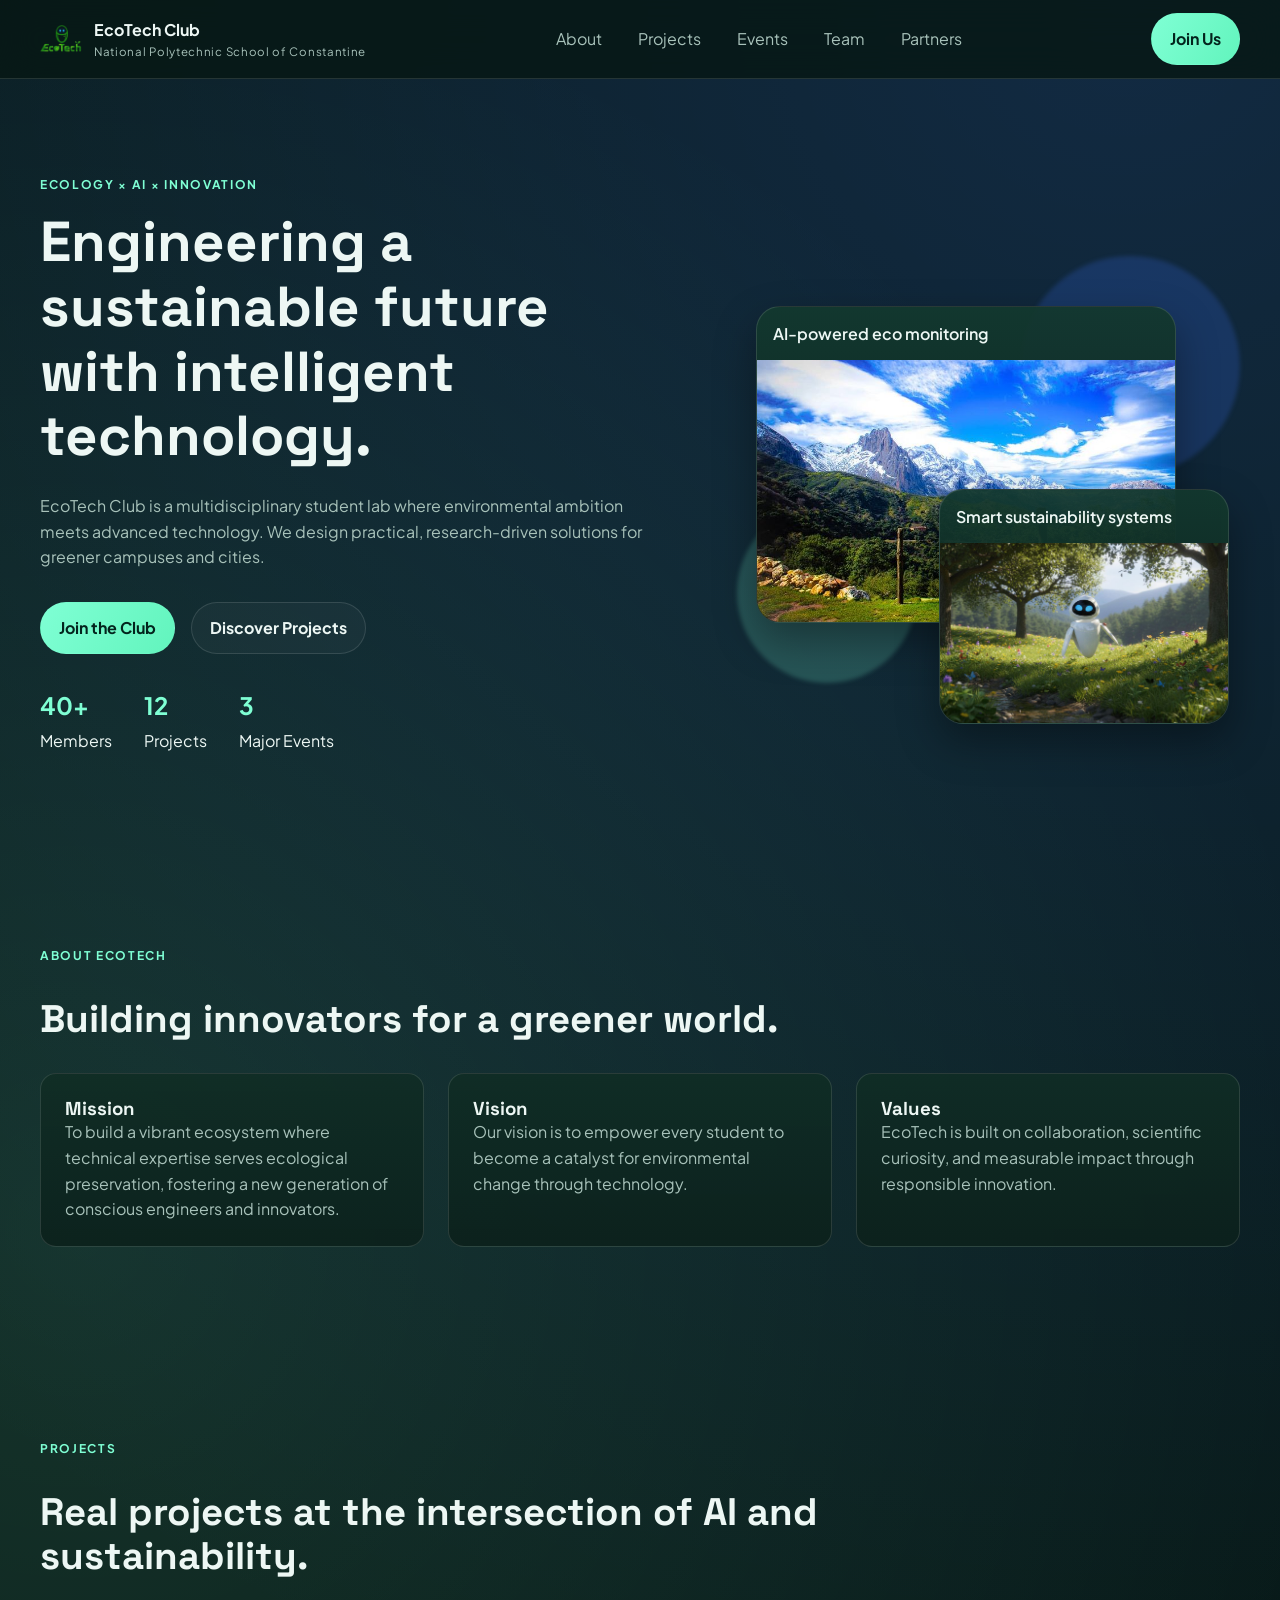
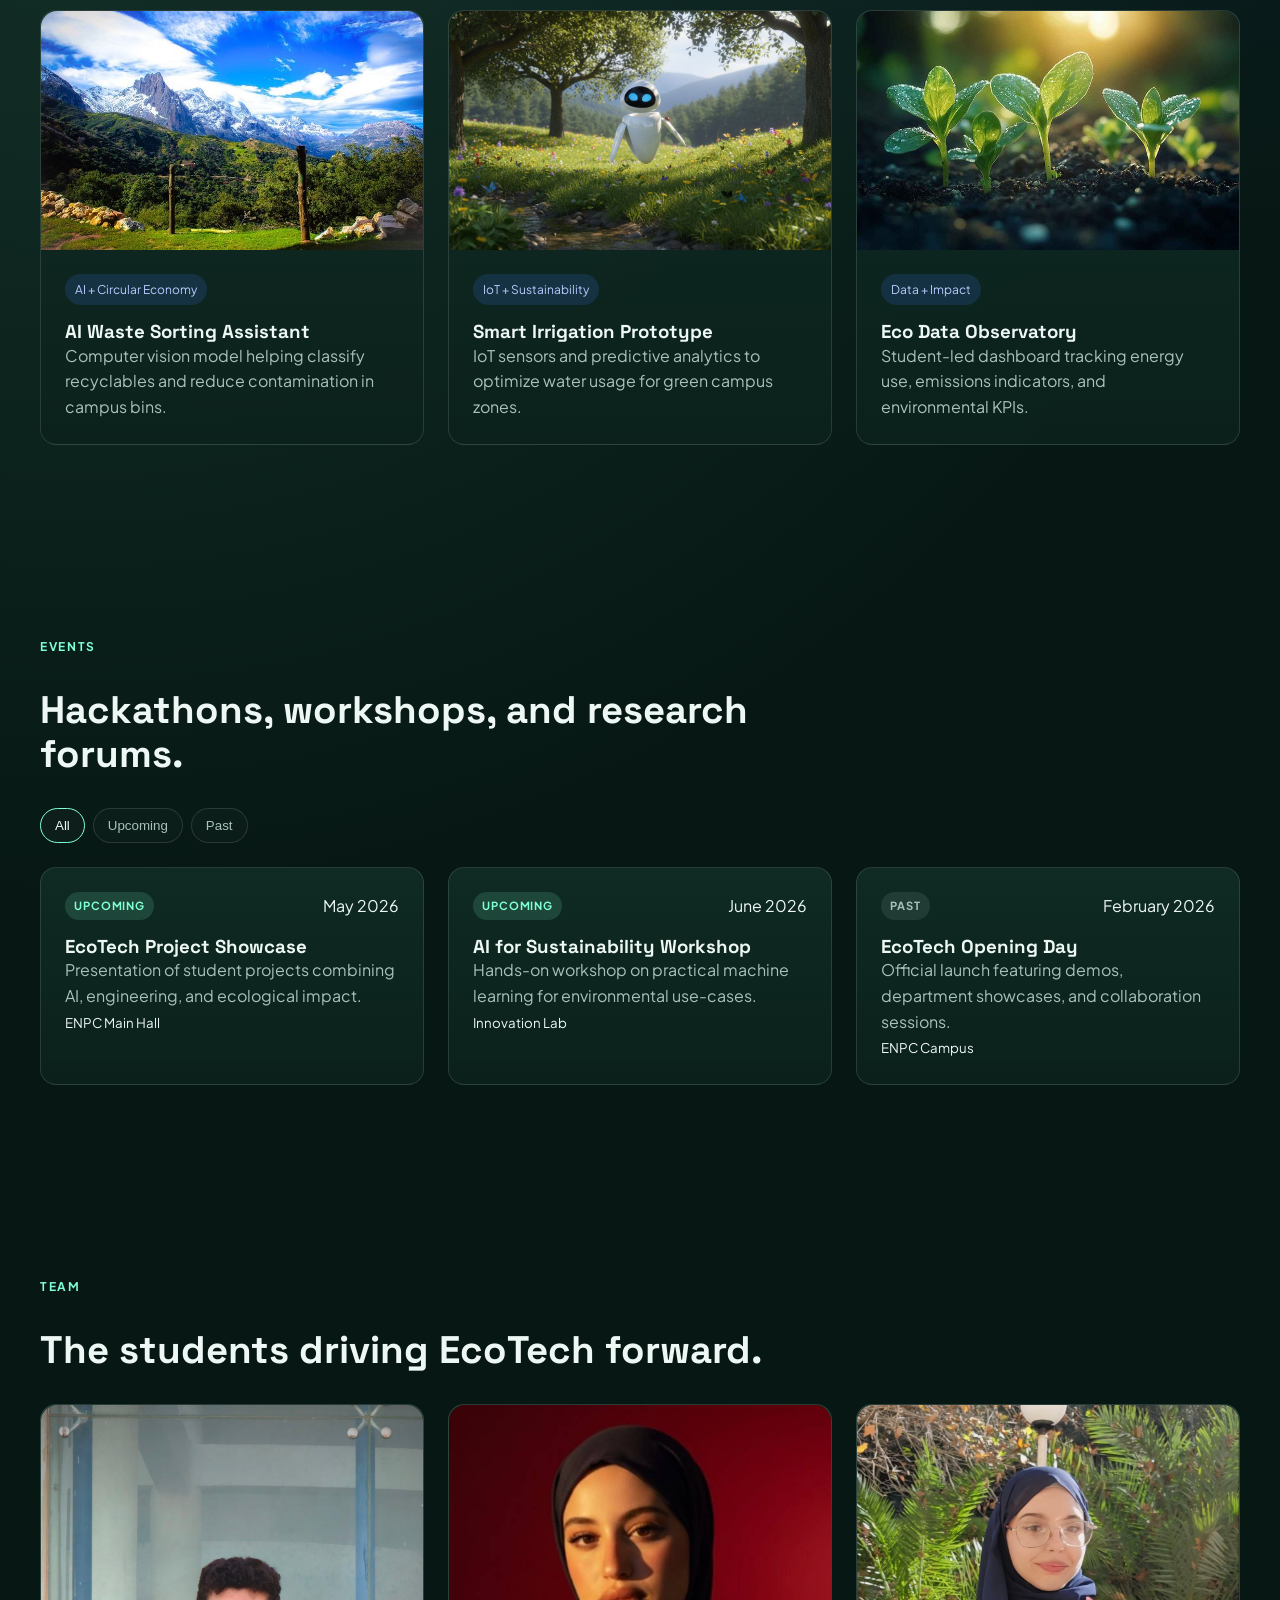
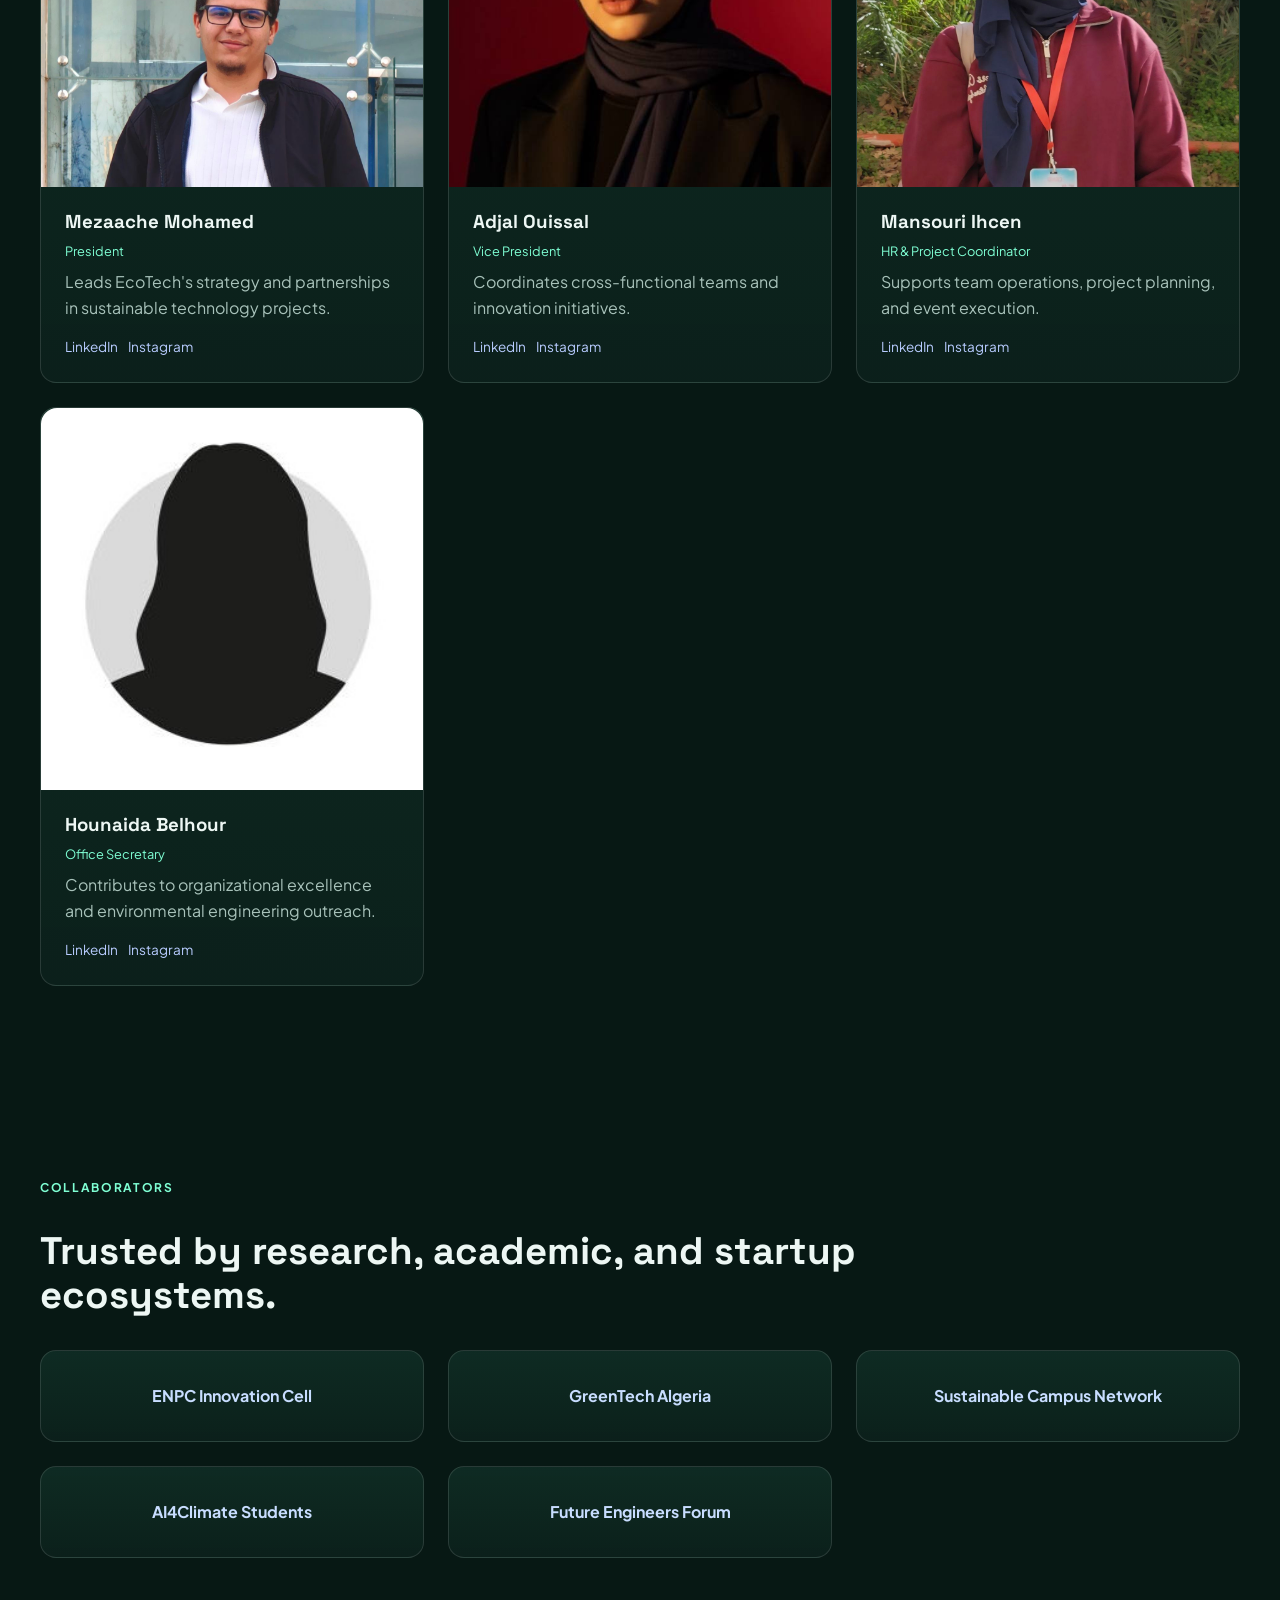
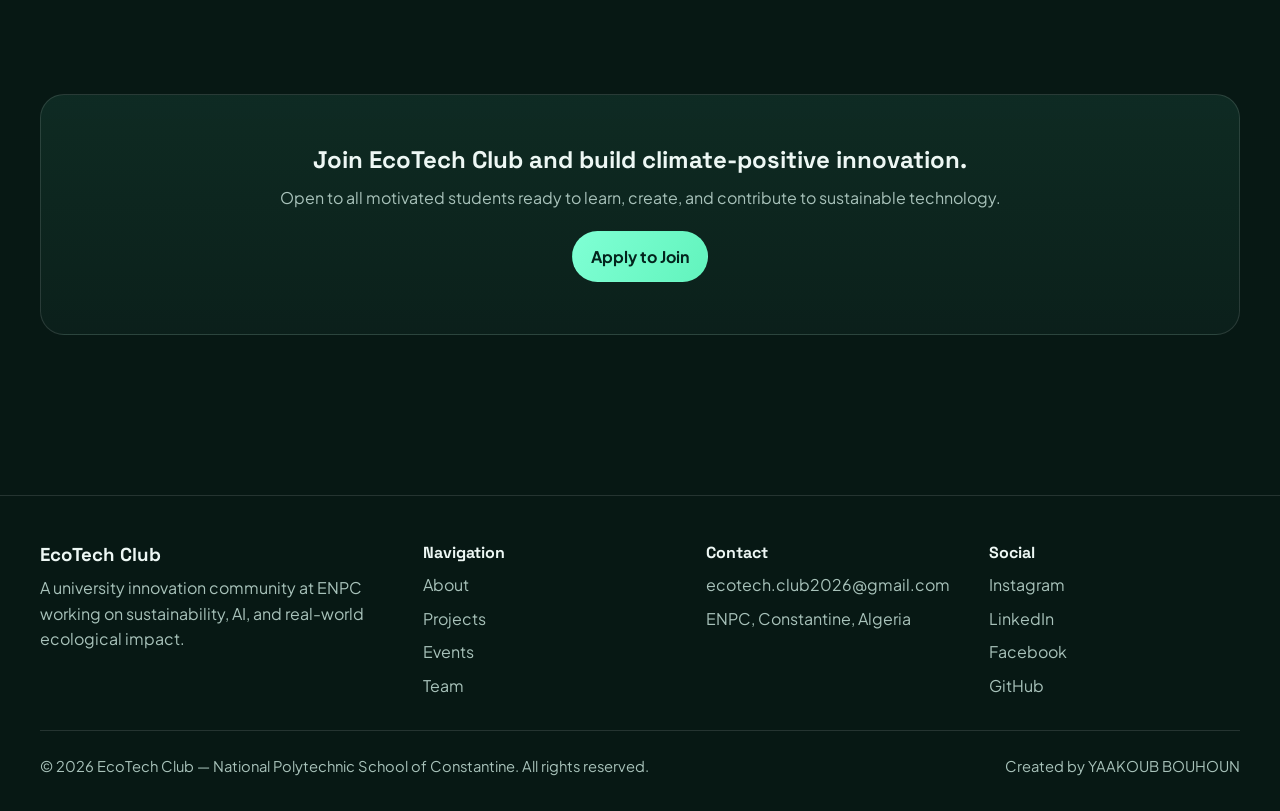
<file: files (3)/index.html>
<!DOCTYPE html>
<html lang="en">
<head>
  <meta charset="UTF-8" />
  <meta name="viewport" content="width=device-width, initial-scale=1.0" />
  <title>EcoTech Club — Ecology × AI × Innovation</title>
  <meta name="description" content="EcoTech Club is a multidisciplinary university community building AI-powered solutions for sustainability through projects, hackathons, and research." />
  <meta name="theme-color" content="#071814" />

  <link rel="preconnect" href="https://fonts.googleapis.com" />
  <link rel="preconnect" href="https://fonts.gstatic.com" crossorigin />
  <link href="https://fonts.googleapis.com/css2?family=Plus+Jakarta+Sans:wght@400;500;600;700;800&family=Space+Grotesk:wght@500;700&display=swap" rel="stylesheet" />

  <link rel="stylesheet" href="style.css" />
  <script src="config.js"></script>
</head>
<body>
  <a href="#main-content" class="skip-link">Skip to main content</a>

  <header class="site-header" id="top">
    <nav class="navbar container" aria-label="Main navigation">
      <a class="brand" href="#top" aria-label="EcoTech Club home">
        <img src="media/club/logo of the web site.png" alt="EcoTech Club logo" data-config="global.logo" />
        <span>
          <strong class="brand-name">EcoTech Club</strong>
          <small class="brand-sub">National Polytechnic School of Constantine</small>
        </span>
      </a>

      <button class="menu-toggle" id="menuToggle" aria-controls="mobileMenu" aria-expanded="false" aria-label="Open menu">
        <span></span><span></span><span></span>
      </button>

      <ul class="nav-links">
        <li><a href="#about">About</a></li>
        <li><a href="#projects">Projects</a></li>
        <li><a href="#events">Events</a></li>
        <li><a href="#team">Team</a></li>
        <li><a href="#partners">Partners</a></li>
      </ul>

      <a href="#join" class="btn btn-primary">Join Us</a>
    </nav>

    <div class="mobile-menu" id="mobileMenu">
      <a href="#about">About</a>
      <a href="#projects">Projects</a>
      <a href="#events">Events</a>
      <a href="#team">Team</a>
      <a href="#partners">Partners</a>
      <a href="#join" class="btn btn-primary">Join Us</a>
    </div>
  </header>

  <main id="main-content">
    <section class="hero section">
      <div class="container hero-grid">
        <div class="hero-copy reveal">
          <p class="eyebrow">Ecology × AI × Innovation</p>
          <h1 data-config="home.hero.title">Engineering a sustainable future with intelligent technology.</h1>
          <p class="hero-description" data-config="home.hero.description">
            EcoTech Club is a multidisciplinary student lab where environmental ambition meets advanced technology.
          </p>
          <div class="hero-cta">
            <a href="#join" class="btn btn-primary" data-config="home.hero.primaryCTA.label">Join the Club</a>
            <a href="#projects" class="btn btn-ghost" data-config="home.hero.secondaryCTA.label">Discover Projects</a>
          </div>
          <ul class="hero-metrics">
            <li><strong>40+</strong><span>Members</span></li>
            <li><strong>12</strong><span>Projects</span></li>
            <li><strong>3</strong><span>Major Events</span></li>
          </ul>
        </div>
        <div class="hero-visual reveal-right" aria-hidden="true">
          <div class="orb orb-a"></div>
          <div class="orb orb-b"></div>
          <div class="visual-card">
            <p>AI-powered eco monitoring</p>
            <img src="media/club/heroImage.jpg" alt="Students working on EcoTech project" />
          </div>
          <div class="visual-card small">
            <p>Smart sustainability systems</p>
            <img src="media/club/heroImage2.jpg" alt="EcoTech sustainability workshop" />
          </div>
        </div>
      </div>
    </section>

    <section class="section" id="about">
      <div class="container">
        <div class="section-head reveal">
          <p class="eyebrow">About EcoTech</p>
          <h2>Building innovators for a greener world.</h2>
        </div>
        <div class="about-grid">
          <article class="glass-card reveal">
            <h3>Mission</h3>
            <p data-config="home.visionMission.missionText">To build a vibrant ecosystem where technical expertise serves ecological preservation.</p>
          </article>
          <article class="glass-card reveal delay-1">
            <h3>Vision</h3>
            <p data-config="home.visionMission.quote">Empower every student to become a catalyst for environmental change through technology.</p>
          </article>
          <article class="glass-card reveal delay-2">
            <h3>Values</h3>
            <p data-config="home.visionMission.valuesText">We are grounded in collaboration, innovation, and measurable impact for society and planet.</p>
          </article>
        </div>
      </div>
    </section>

    <section class="section" id="projects">
      <div class="container">
        <div class="section-head reveal">
          <p class="eyebrow">Projects</p>
          <h2>Real projects at the intersection of AI and sustainability.</h2>
        </div>
        <div class="projects-grid" id="projectsGrid">
          <!-- Rendered from config.js -->
        </div>
      </div>
    </section>

    <section class="section" id="events">
      <div class="container">
        <div class="section-head reveal">
          <p class="eyebrow">Events</p>
          <h2>Hackathons, workshops, and research forums.</h2>
        </div>
        <div class="event-filters reveal">
          <button class="filter-btn active" data-filter="all">All</button>
          <button class="filter-btn" data-filter="upcoming">Upcoming</button>
          <button class="filter-btn" data-filter="past">Past</button>
        </div>
        <div class="events-grid" id="eventsGrid">
          <!-- Rendered from config.js -->
        </div>
      </div>
    </section>

    <section class="section" id="team">
      <div class="container">
        <div class="section-head reveal">
          <p class="eyebrow">Team</p>
          <h2>The students driving EcoTech forward.</h2>
        </div>
        <div class="team-grid" id="teamGrid">
          <!-- Rendered from config.js -->
        </div>
      </div>
    </section>

    <section class="section" id="partners">
      <div class="container">
        <div class="section-head reveal">
          <p class="eyebrow">Collaborators</p>
          <h2>Trusted by research, academic, and startup ecosystems.</h2>
        </div>
        <div class="partners-grid" id="partnersGrid">
          <!-- Rendered from config.js -->
        </div>
      </div>
    </section>

    <section class="section cta-section" id="join">
      <div class="container cta-box reveal">
        <h2>Join EcoTech Club and build climate-positive innovation.</h2>
        <p>Open to all motivated students ready to learn, create, and contribute to sustainable technology.</p>
        <a href="join.html" class="btn btn-primary">Apply to Join</a>
      </div>
    </section>
  </main>

  <footer class="site-footer">
    <div class="container footer-grid">
      <div>
        <h3>EcoTech Club</h3>
        <p class="footer-text">A university innovation community at ENPC working on sustainability, AI, and real-world ecological impact.</p>
      </div>
      <div>
        <h4>Navigation</h4>
        <ul>
          <li><a href="#about">About</a></li>
          <li><a href="#projects">Projects</a></li>
          <li><a href="#events">Events</a></li>
          <li><a href="#team">Team</a></li>
        </ul>
      </div>
      <div>
        <h4>Contact</h4>
        <ul>
          <li><a href="mailto:ecotech.club2026@gmail.com" data-config="global.contactEmail">ecotech.club2026@gmail.com</a></li>
          <li><span data-config="global.location">ENPC, Constantine, Algeria</span></li>
        </ul>
      </div>
      <div>
        <h4>Social</h4>
        <ul>
          <li><a class="instagram-link" href="#" target="_blank" rel="noopener noreferrer">Instagram</a></li>
          <li><a class="linkedin-link" href="#" target="_blank" rel="noopener noreferrer">LinkedIn</a></li>
          <li><a class="facebook-link" href="#" target="_blank" rel="noopener noreferrer">Facebook</a></li>
          <li><a class="github-link" href="#" target="_blank" rel="noopener noreferrer">GitHub</a></li>
        </ul>
      </div>
    </div>
    <div class="container footer-bottom">
      <span data-config="global.footer.copyright">© 2026 EcoTech Club — All rights reserved.</span>
      <span data-config="global.footer.credits">Created by YAAKOUB BOUHOUN</span>
    </div>
  </footer>

  <button class="back-to-top" aria-label="Back to top">↑</button>

  <script src="script.js"></script>
</body>
</html>
</file>
<file: files (3)/style.css>
:root {
  --bg: #071814;
  --bg-soft: #0c231d;
  --surface: #102d25;
  --surface-2: #13382e;
  --primary: #1a7f64;
  --secondary: #3e74ff;
  --accent: #7fffd4;
  --text: #edf7f4;
  --muted: #a8c2ba;
  --border: rgba(255, 255, 255, 0.12);
  --radius: 16px;
  --radius-lg: 24px;
  --space-1: 8px;
  --space-2: 16px;
  --space-3: 24px;
  --space-4: 32px;
  --space-5: 48px;
  --space-6: 64px;
  --shadow: 0 18px 40px rgba(0, 0, 0, 0.35);
}

* { box-sizing: border-box; }
html { scroll-behavior: smooth; }
body {
  margin: 0;
  font-family: 'Plus Jakarta Sans', system-ui, sans-serif;
  color: var(--text);
  background:
    radial-gradient(circle at 88% 0%, rgba(62, 116, 255, 0.2), transparent 32%),
    radial-gradient(circle at 6% 22%, rgba(127, 255, 212, 0.12), transparent 28%),
    var(--bg);
  line-height: 1.6;
}

img { display: block; max-width: 100%; }
a { color: inherit; text-decoration: none; }

.container {
  width: min(1200px, calc(100% - 48px));
  margin-inline: auto;
}

.section { padding: 96px 0; }
.eyebrow {
  text-transform: uppercase;
  letter-spacing: 0.14em;
  font-size: 0.75rem;
  color: var(--accent);
  margin-bottom: var(--space-2);
  font-weight: 700;
}

h1, h2, h3, h4 { line-height: 1.15; margin: 0; font-family: 'Space Grotesk', sans-serif; }
p { margin: 0; color: var(--muted); }

.skip-link {
  position: absolute;
  top: -100px;
  left: var(--space-2);
  background: var(--accent);
  color: #07231d;
  padding: 10px 14px;
  border-radius: 8px;
  z-index: 2000;
}
.skip-link:focus { top: 12px; }

.site-header {
  position: sticky;
  top: 0;
  z-index: 1000;
  backdrop-filter: blur(18px);
  background: rgba(7, 24, 20, 0.82);
  border-bottom: 1px solid var(--border);
}

.navbar {
  display: flex;
  align-items: center;
  min-height: 78px;
  gap: var(--space-3);
}

.brand {
  display: flex;
  align-items: center;
  gap: 12px;
}
.brand img { width: 42px; height: 42px; object-fit: contain; }
.brand-name { display: block; font-size: 1rem; }
.brand-sub { display: block; color: var(--muted); font-size: 0.72rem; letter-spacing: 0.06em; }

.nav-links {
  display: flex;
  align-items: center;
  list-style: none;
  gap: var(--space-1);
  margin: 0 auto;
  padding: 0;
}
.nav-links a {
  padding: 8px 14px;
  border-radius: 999px;
  color: var(--muted);
  transition: 0.25s ease;
}
.nav-links a:hover,
.nav-links a:focus-visible {
  background: rgba(127, 255, 212, 0.12);
  color: var(--text);
}

.btn {
  display: inline-flex;
  align-items: center;
  justify-content: center;
  padding: 12px 18px;
  border-radius: 999px;
  font-weight: 700;
  transition: 0.25s ease;
  border: 1px solid transparent;
}
.btn-primary {
  background: linear-gradient(120deg, var(--accent), #62f4bd);
  color: #03241d;
}
.btn-primary:hover,
.btn-primary:focus-visible {
  transform: translateY(-1px);
  box-shadow: 0 8px 24px rgba(127, 255, 212, 0.35);
}
.btn-ghost {
  border-color: var(--border);
  color: var(--text);
  background: rgba(255, 255, 255, 0.03);
}
.btn-ghost:hover,
.btn-ghost:focus-visible {
  border-color: var(--accent);
  color: var(--accent);
}

.menu-toggle {
  display: none;
  background: transparent;
  border: 0;
  padding: 4px;
}
.menu-toggle span {
  display: block;
  width: 22px;
  height: 2px;
  background: var(--text);
  margin: 5px 0;
}
.mobile-menu {
  display: none;
  flex-direction: column;
  gap: 16px;
  padding: 20px 24px 24px;
  border-top: 1px solid var(--border);
}
.mobile-menu.open { display: flex; }

.hero-grid {
  display: grid;
  grid-template-columns: 1.05fr 0.95fr;
  gap: var(--space-5);
  align-items: center;
}
.hero-copy h1 { font-size: clamp(2rem, 4.4vw, 4.4rem); margin-bottom: var(--space-3); }
.hero-description { max-width: 62ch; }
.hero-cta {
  margin-top: var(--space-4);
  display: flex;
  gap: var(--space-2);
  flex-wrap: wrap;
}
.hero-metrics {
  list-style: none;
  margin: var(--space-4) 0 0;
  padding: 0;
  display: flex;
  gap: var(--space-4);
}
.hero-metrics li { display: grid; gap: 4px; }
.hero-metrics strong { font-size: 1.5rem; color: var(--accent); }

.hero-visual {
  position: relative;
  min-height: 520px;
  display: grid;
  place-items: center;
}
.orb {
  position: absolute;
  border-radius: 999px;
  filter: blur(2px);
}
.orb-a { width: 220px; height: 220px; background: rgba(62, 116, 255, 0.2); top: 10%; right: 0; }
.orb-b { width: 180px; height: 180px; background: rgba(127, 255, 212, 0.2); bottom: 8%; left: 8%; }
.visual-card {
  position: absolute;
  width: min(420px, 88%);
  border: 1px solid var(--border);
  border-radius: var(--radius-lg);
  background: linear-gradient(180deg, rgba(19, 56, 46, 0.95), rgba(11, 31, 26, 0.95));
  box-shadow: var(--shadow);
  overflow: hidden;
}
.visual-card p {
  margin: 0;
  padding: 14px 16px;
  color: var(--text);
  font-weight: 600;
}
.visual-card img { aspect-ratio: 16 / 10; object-fit: cover; }
.visual-card.small {
  width: min(290px, 64%);
  right: 2%;
  bottom: 0;
}

.section-head { margin-bottom: var(--space-4); display: grid; gap: var(--space-2); max-width: 70ch; }
.section-head h2 { font-size: clamp(1.55rem, 3vw, 2.8rem); }

.about-grid,
.projects-grid,
.events-grid,
.team-grid,
.partners-grid {
  display: grid;
  gap: var(--space-3);
}
.about-grid { grid-template-columns: repeat(3, minmax(0, 1fr)); }
.projects-grid { grid-template-columns: repeat(3, minmax(0, 1fr)); }
.events-grid { grid-template-columns: repeat(3, minmax(0, 1fr)); }
.team-grid { grid-template-columns: repeat(4, minmax(0, 1fr)); }
.partners-grid { grid-template-columns: repeat(5, minmax(0, 1fr)); }

.glass-card,
.project-card,
.event-card,
.member-card,
.partner-card,
.cta-box {
  border: 1px solid var(--border);
  background: linear-gradient(180deg, rgba(16, 45, 37, 0.9), rgba(12, 33, 28, 0.92));
  border-radius: var(--radius);
  transition: transform 0.3s ease, border-color 0.3s ease;
}

.glass-card,
.event-card,
.partner-card { padding: var(--space-3); }

.glass-card:hover,
.project-card:hover,
.event-card:hover,
.member-card:hover,
.partner-card:hover {
  transform: translateY(-6px);
  border-color: rgba(127, 255, 212, 0.55);
}

.project-card img {
  width: 100%;
  aspect-ratio: 16 / 10;
  object-fit: cover;
  border-top-left-radius: var(--radius);
  border-top-right-radius: var(--radius);
}
.project-content { padding: var(--space-3); }
.tag {
  display: inline-flex;
  padding: 6px 10px;
  border-radius: 999px;
  background: rgba(62, 116, 255, 0.16);
  color: #b8ccff;
  font-size: 0.75rem;
  margin-bottom: var(--space-2);
}

.event-filters { display: flex; gap: var(--space-1); margin-bottom: var(--space-3); }
.filter-btn {
  border: 1px solid var(--border);
  background: rgba(255, 255, 255, 0.02);
  color: var(--muted);
  border-radius: 999px;
  padding: 9px 14px;
  cursor: pointer;
}
.filter-btn.active,
.filter-btn:hover,
.filter-btn:focus-visible {
  color: var(--text);
  border-color: var(--accent);
}
.event-meta { display: flex; justify-content: space-between; align-items: center; margin-bottom: var(--space-2); }
.pill {
  border-radius: 999px;
  font-size: 0.7rem;
  text-transform: uppercase;
  letter-spacing: 0.08em;
  font-weight: 700;
  padding: 5px 9px;
}
.pill.upcoming { background: rgba(127, 255, 212, 0.14); color: var(--accent); }
.pill.past { background: rgba(168, 194, 186, 0.12); color: var(--muted); }

.member-card img {
  width: 100%;
  aspect-ratio: 4 / 4;
  object-fit: cover;
  border-top-left-radius: var(--radius);
  border-top-right-radius: var(--radius);
}
.member-body { padding: var(--space-3); }
.member-role { color: var(--accent); font-size: 0.8rem; margin: 8px 0; }
.member-socials { display: flex; gap: 10px; margin-top: var(--space-2); }
.member-socials a { color: #b8ccff; font-size: 0.85rem; }
.member-socials a:hover,
.member-socials a:focus-visible { color: var(--accent); }

.partner-card {
  min-height: 92px;
  display: grid;
  place-items: center;
  text-align: center;
  font-weight: 700;
  color: #c8ddff;
}

.cta-section { padding-top: 40px; }
.cta-box {
  text-align: center;
  padding: clamp(28px, 4vw, 60px);
  border-radius: var(--radius-lg);
}
.cta-box h2 { margin-bottom: 12px; }
.cta-box p { margin-bottom: 20px; }

.site-footer {
  border-top: 1px solid var(--border);
  margin-top: var(--space-6);
  padding: var(--space-5) 0 var(--space-4);
}
.footer-grid {
  display: grid;
  grid-template-columns: 1.4fr 1fr 1fr 1fr;
  gap: var(--space-4);
}
.footer-grid h4, .footer-grid h3 { margin-bottom: 10px; }
.footer-grid ul { margin: 0; padding: 0; list-style: none; display: grid; gap: 8px; color: var(--muted); }
.footer-text { max-width: 45ch; }
.footer-bottom {
  margin-top: var(--space-4);
  padding-top: var(--space-3);
  border-top: 1px solid var(--border);
  display: flex;
  justify-content: space-between;
  gap: var(--space-2);
  flex-wrap: wrap;
  color: var(--muted);
  font-size: 0.92rem;
}

.back-to-top {
  position: fixed;
  right: 22px;
  bottom: 22px;
  width: 44px;
  height: 44px;
  border-radius: 50%;
  border: 1px solid var(--border);
  background: rgba(7, 24, 20, 0.88);
  color: var(--text);
  cursor: pointer;
  opacity: 0;
  visibility: hidden;
  transform: translateY(10px);
  transition: 0.25s ease;
}
.back-to-top.visible {
  opacity: 1;
  visibility: visible;
  transform: translateY(0);
}

.reveal,
.reveal-right {
  opacity: 0;
  transform: translateY(24px);
  transition: opacity 0.8s ease, transform 0.8s ease;
}
.reveal-right { transform: translateX(24px); }
.reveal.visible,
.reveal-right.visible {
  opacity: 1;
  transform: none;
}
.delay-1 { transition-delay: 0.12s; }
.delay-2 { transition-delay: 0.2s; }
.delay-3 { transition-delay: 0.28s; }

@media (max-width: 1280px) {
  .team-grid { grid-template-columns: repeat(3, minmax(0, 1fr)); }
  .partners-grid { grid-template-columns: repeat(3, minmax(0, 1fr)); }
}

@media (max-width: 1024px) {
  .hero-grid { grid-template-columns: 1fr; }
  .hero-visual { min-height: 420px; }
  .about-grid,
  .projects-grid,
  .events-grid,
  .team-grid { grid-template-columns: repeat(2, minmax(0, 1fr)); }
  .footer-grid { grid-template-columns: repeat(2, minmax(0, 1fr)); }
}

@media (max-width: 768px) {
  .container { width: min(1200px, calc(100% - 32px)); }
  .section { padding: 76px 0; }
  .nav-links,
  .navbar > .btn { display: none; }
  .menu-toggle { display: block; margin-left: auto; }
  .brand-sub { display: none; }
  .about-grid,
  .projects-grid,
  .events-grid,
  .team-grid,
  .partners-grid,
  .footer-grid { grid-template-columns: 1fr; }
  .hero-metrics { gap: var(--space-2); justify-content: space-between; }
  .visual-card.small { position: relative; right: auto; margin-top: 16px; width: min(320px, 88%); }
  .visual-card { position: relative; }
  .hero-visual { min-height: auto; display: flex; flex-direction: column; gap: 12px; }
}

@media (max-width: 375px) {
  .hero-copy h1 { font-size: 1.9rem; }
  .btn { width: 100%; }
  .hero-cta { display: grid; grid-template-columns: 1fr; }
}

@media (prefers-reduced-motion: reduce) {
  *, *::before, *::after {
    animation: none !important;
    transition: none !important;
    scroll-behavior: auto !important;
  }
  .reveal,
  .reveal-right {
    opacity: 1;
    transform: none;
  }
}
</file>
